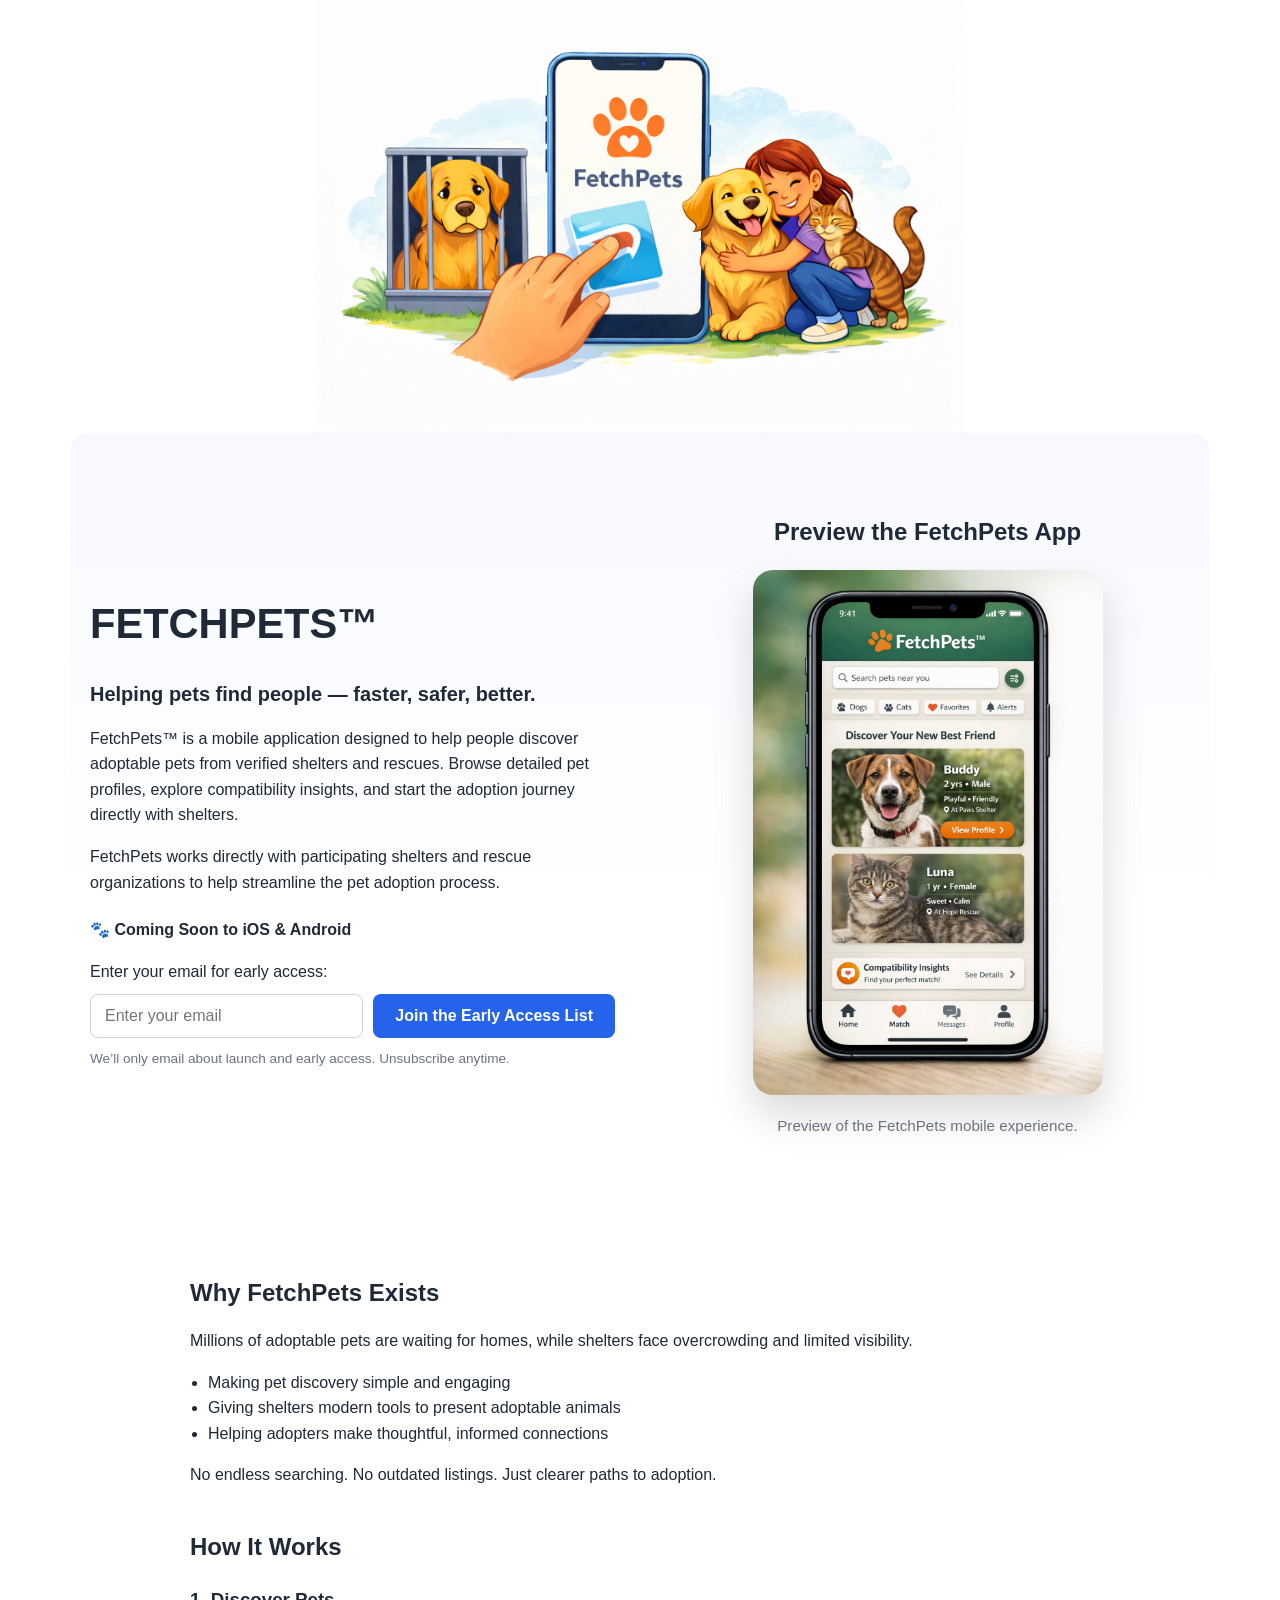
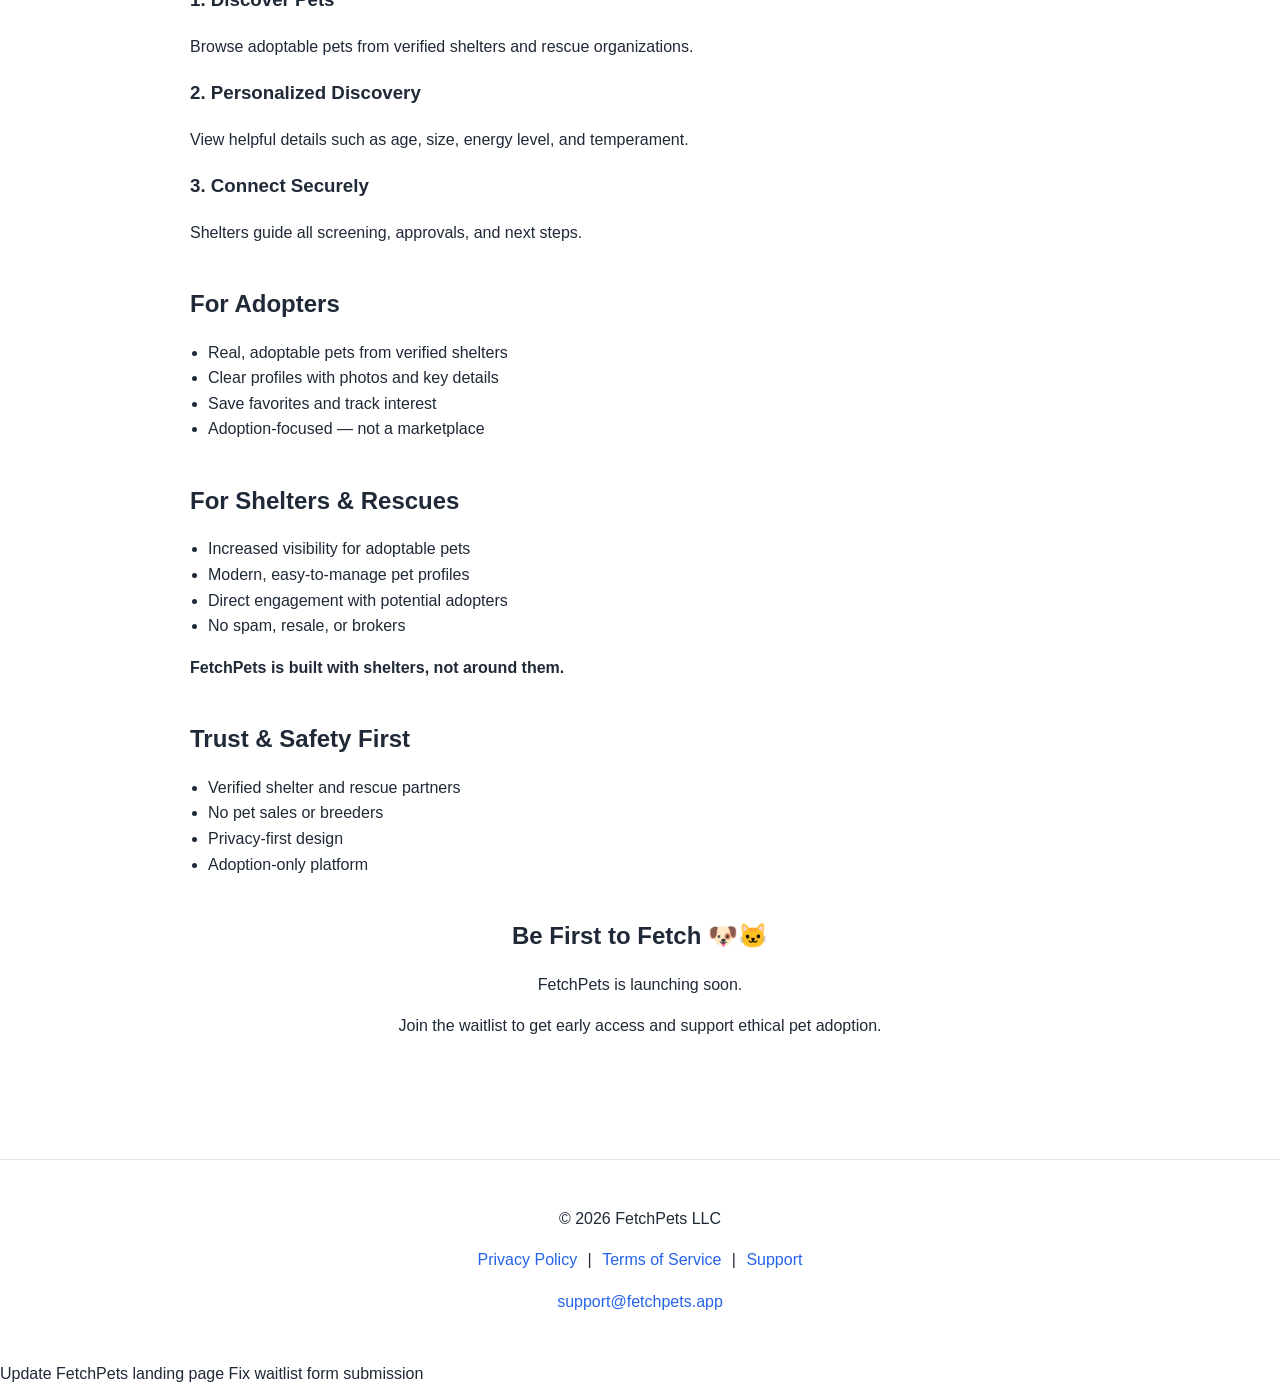
<file: index.html>
<!DOCTYPE html>
<html lang="en">
<head>
  <meta charset="UTF-8" />
  <meta name="viewport" content="width=device-width, initial-scale=1" />
  <title>FetchPets — Helping pets find people</title>
  <meta name="description" content="FetchPets is a mobile app that helps people discover adoptable pets from verified shelters and rescues." />
  <link rel="stylesheet" href="styles.css?v=2" />
</head>
<body>
  
<div class="hero-illustration">
  <img src="assets/hero.png" alt="FetchPets illustration showing pets finding homes">
</div>

<div class="hero">

  <div class="hero-text">
    <h1>FETCHPETS™</h1>

    <p class="tagline">Helping pets find people — faster, safer, better.</p>

    <p>
      FetchPets™ is a mobile application designed to help people discover adoptable pets from verified shelters and rescues. Browse detailed pet profiles, explore compatibility insights, and start the adoption journey directly with shelters.
    </p>

    <p>
      FetchPets works directly with participating shelters and rescue organizations to help streamline the pet adoption process.
    </p>

    <p class="coming-soon">🐾 Coming Soon to iOS &amp; Android</p>

    <p class="early-access-text">Enter your email for early access:</p>

<form class="early-access-form">
  <input
    id="waitlistEmail"
    type="email"
    placeholder="Enter your email"
    aria-label="Email address"
  >

  <button type="button" onclick="joinWaitlist()">
    Join the Early Access List
  </button>
</form>

<p class="email-note">
  We’ll only email about launch and early access. Unsubscribe anytime.
</p>
    
  </div>

  <div class="hero-image">
    <h2>Preview the FetchPets App</h2>
    <img src="assets/fetchpets-ui-mockup.png" alt="FetchPets mobile app preview">
    <p class="image-caption">Preview of the FetchPets mobile experience.</p>
  </div>

</div>

<script>
  function joinWaitlist() {
    const email = document.getElementById('waitlistEmail').value;
    if (!email) {
      alert('Please enter your email.');
      return;
    }
    window.location.href =
      'mailto:launch@fetchpets.app?subject=FetchPets Waitlist&body=Please add me to the FetchPets waitlist.%0D%0A%0D%0AEmail: ' +
      encodeURIComponent(email);
  }
</script>



<main>

<section>
  <h2>Why FetchPets Exists</h2>
  <p>
    Millions of adoptable pets are waiting for homes, while shelters face overcrowding and limited visibility.
  </p>
  <ul>
    <li>Making pet discovery simple and engaging</li>
    <li>Giving shelters modern tools to present adoptable animals</li>
    <li>Helping adopters make thoughtful, informed connections</li>
  </ul>
  <p>No endless searching. No outdated listings. Just clearer paths to adoption.</p>
</section>

<section>
  <h2>How It Works</h2>

  <h3>1. Discover Pets</h3>
  <p>Browse adoptable pets from verified shelters and rescue organizations.</p>

  <h3>2. Personalized Discovery</h3>
  <p>View helpful details such as age, size, energy level, and temperament.</p>

  <h3>3. Connect Securely</h3>
  <p>Shelters guide all screening, approvals, and next steps.</p>
</section>

<section>
  <h2>For Adopters</h2>
  <ul>
    <li>Real, adoptable pets from verified shelters</li>
    <li>Clear profiles with photos and key details</li>
    <li>Save favorites and track interest</li>
    <li>Adoption-focused — not a marketplace</li>
  </ul>
</section>

<section>
  <h2>For Shelters & Rescues</h2>
  <ul>
    <li>Increased visibility for adoptable pets</li>
    <li>Modern, easy-to-manage pet profiles</li>
    <li>Direct engagement with potential adopters</li>
    <li>No spam, resale, or brokers</li>
  </ul>
  <p><strong>FetchPets is built with shelters, not around them.</strong></p>
</section>

<section>
  <h2>Trust & Safety First</h2>
  <ul>
    <li>Verified shelter and rescue partners</li>
    <li>No pet sales or breeders</li>
    <li>Privacy-first design</li>
    <li>Adoption-only platform</li>
  </ul>
</section>

<section class="cta">
  <h2>Be First to Fetch 🐶🐱</h2>
  <p>FetchPets is launching soon.</p>
  <p>Join the waitlist to get early access and support ethical pet adoption.</p>
</section>

</main>

<footer>
<p>© 2026 FetchPets LLC</p>

<p>
<a href="/privacy.html">Privacy Policy</a> |
<a href="/terms.html">Terms of Service</a> |
<a href="/support.html">Support</a>
</p>

<p>
<a href="mailto:support@fetchpets.app">support@fetchpets.app</a>
</p>
</footer>
  
</body>
</html>
Update FetchPets landing page
Fix waitlist form submission
</file>
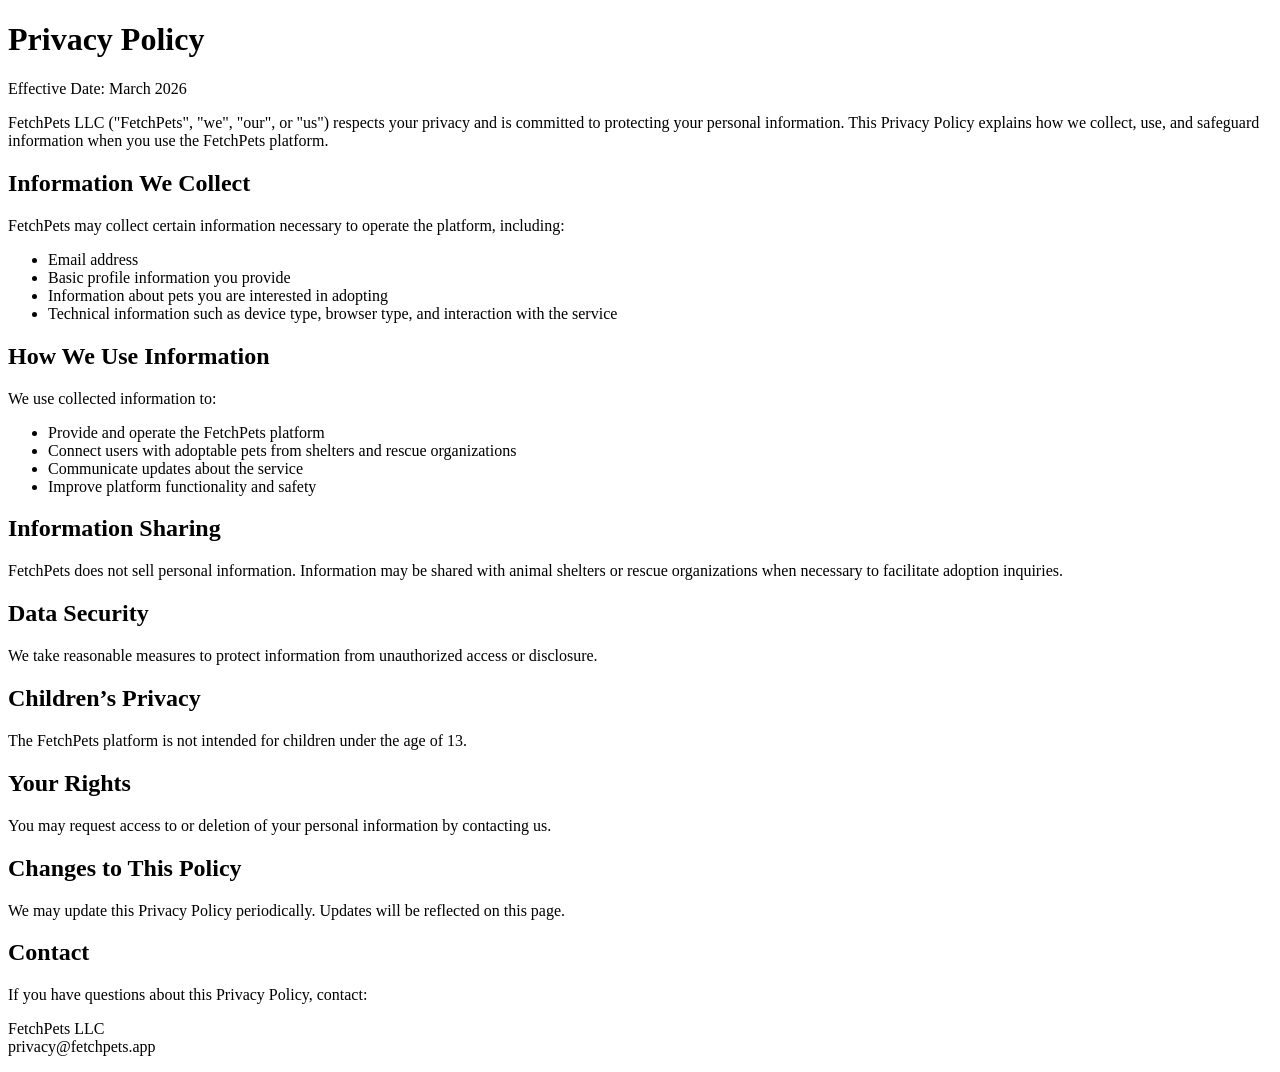
<file: privacy/index.html>
<!DOCTYPE html>
<html lang="en">
<head>
<meta charset="UTF-8">
<meta name="viewport" content="width=device-width, initial-scale=1.0">
<title>Privacy Policy – FetchPets</title>
</head>

<body>

<h1>Privacy Policy</h1>

<p>Effective Date: March 2026</p>

<p>FetchPets LLC ("FetchPets", "we", "our", or "us") respects your privacy and is committed to protecting your personal information. This Privacy Policy explains how we collect, use, and safeguard information when you use the FetchPets platform.</p>

<h2>Information We Collect</h2>

<p>FetchPets may collect certain information necessary to operate the platform, including:</p>

<ul>
<li>Email address</li>
<li>Basic profile information you provide</li>
<li>Information about pets you are interested in adopting</li>
<li>Technical information such as device type, browser type, and interaction with the service</li>
</ul>

<h2>How We Use Information</h2>

<p>We use collected information to:</p>

<ul>
<li>Provide and operate the FetchPets platform</li>
<li>Connect users with adoptable pets from shelters and rescue organizations</li>
<li>Communicate updates about the service</li>
<li>Improve platform functionality and safety</li>
</ul>

<h2>Information Sharing</h2>

<p>FetchPets does not sell personal information. Information may be shared with animal shelters or rescue organizations when necessary to facilitate adoption inquiries.</p>

<h2>Data Security</h2>

<p>We take reasonable measures to protect information from unauthorized access or disclosure.</p>

<h2>Children’s Privacy</h2>

<p>The FetchPets platform is not intended for children under the age of 13.</p>

<h2>Your Rights</h2>

<p>You may request access to or deletion of your personal information by contacting us.</p>

<h2>Changes to This Policy</h2>

<p>We may update this Privacy Policy periodically. Updates will be reflected on this page.</p>

<h2>Contact</h2>

<p>If you have questions about this Privacy Policy, contact:</p>

<p>
FetchPets LLC<br>
privacy@fetchpets.app
</p>

</body>
</html>
</file>
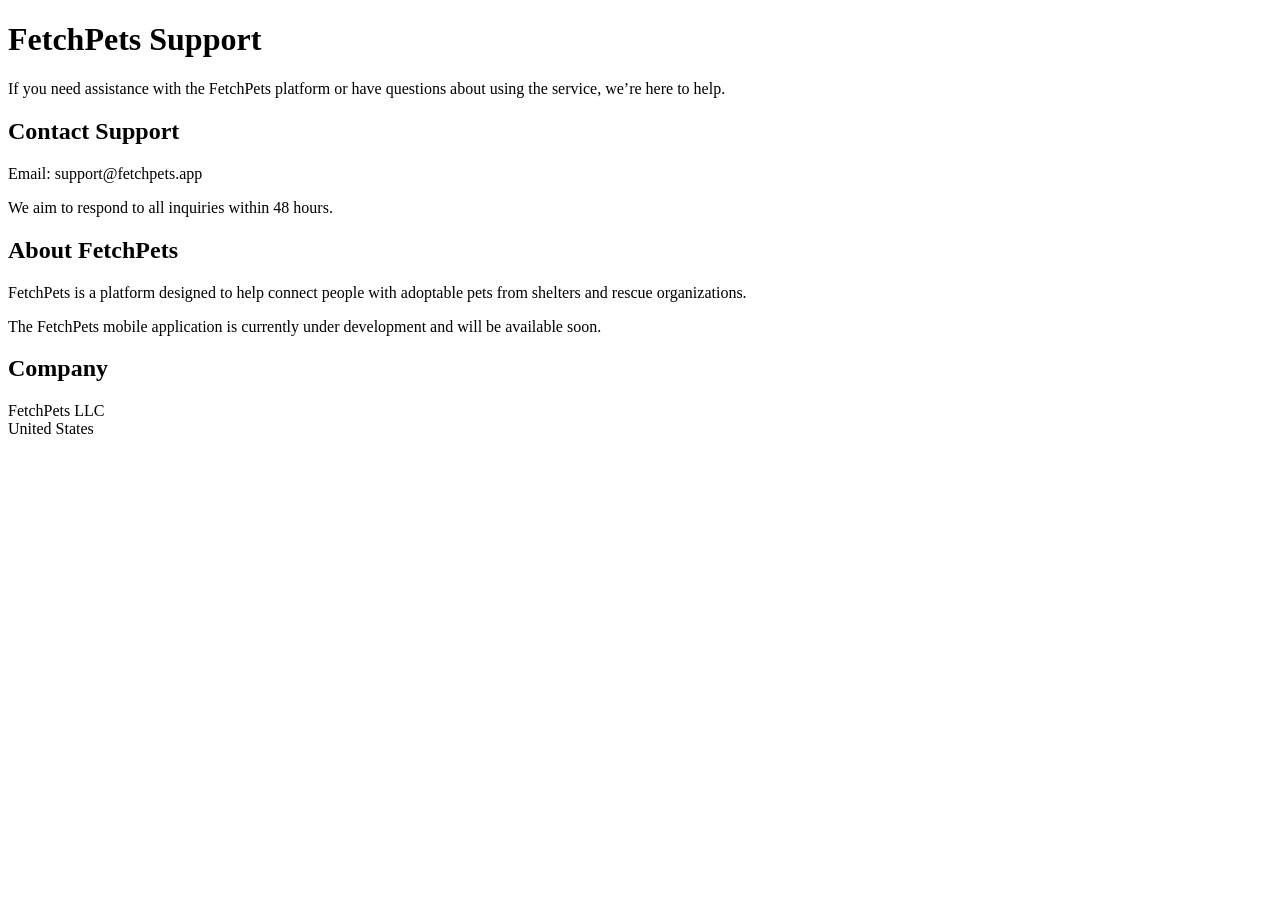
<file: support/index.html>
<!DOCTYPE html>
<html lang="en">
<head>
<meta charset="UTF-8">
<meta name="viewport" content="width=device-width, initial-scale=1.0">
<title>FetchPets Support</title>
</head>

<body>

<h1>FetchPets Support</h1>

<p>If you need assistance with the FetchPets platform or have questions about using the service, we’re here to help.</p>

<h2>Contact Support</h2>

<p>Email: support@fetchpets.app</p>

<p>We aim to respond to all inquiries within 48 hours.</p>

<h2>About FetchPets</h2>

<p>FetchPets is a platform designed to help connect people with adoptable pets from shelters and rescue organizations.</p>

<p>The FetchPets mobile application is currently under development and will be available soon.</p>

<h2>Company</h2>

<p>
FetchPets LLC<br>
United States
</p>

</body>
</html>
</file>
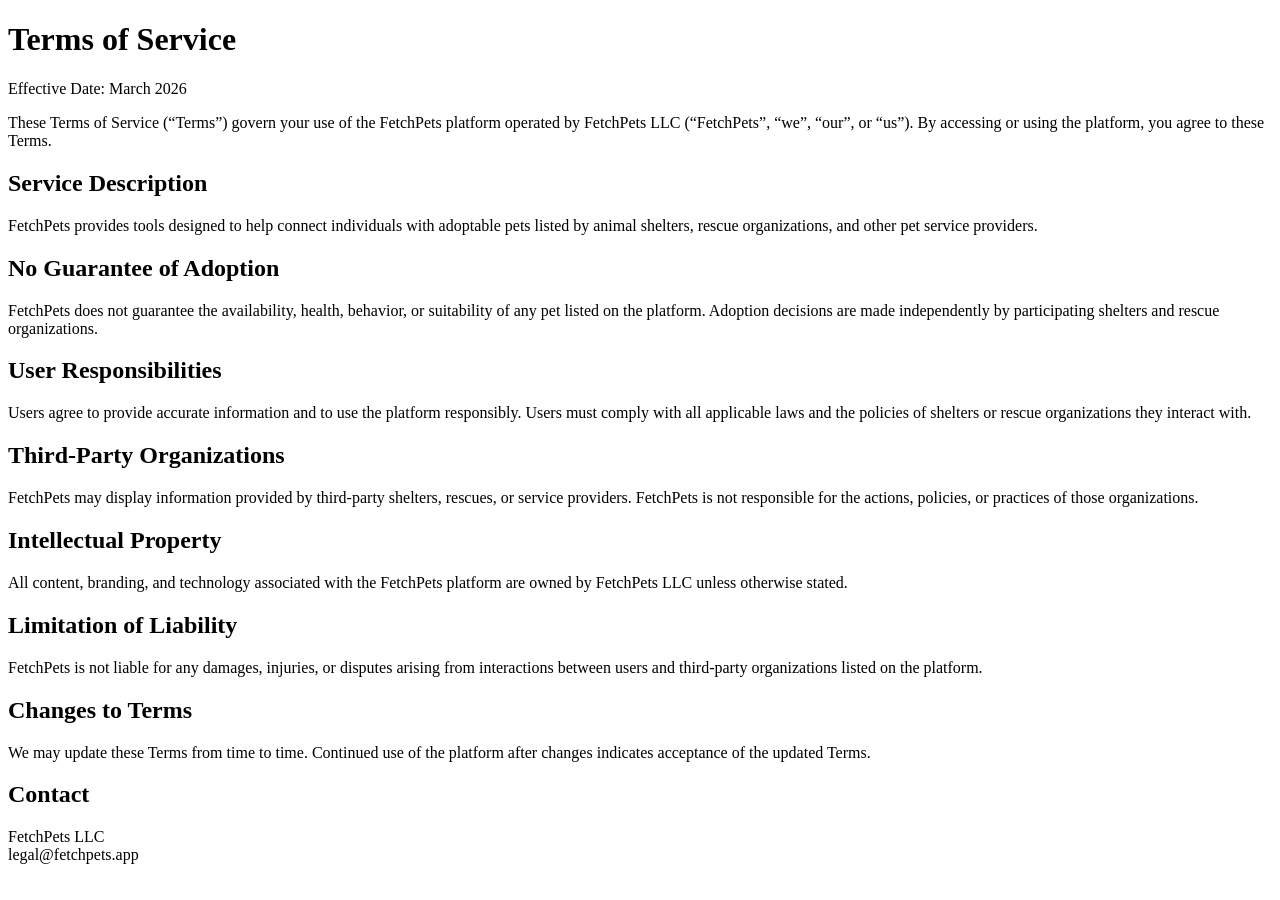
<file: terms/index.html>
<!DOCTYPE html>
<html lang="en">
<head>
<meta charset="UTF-8">
<meta name="viewport" content="width=device-width, initial-scale=1.0">
<title>Terms of Service – FetchPets</title>
</head>

<body>

<h1>Terms of Service</h1>

<p>Effective Date: March 2026</p>

<p>These Terms of Service (“Terms”) govern your use of the FetchPets platform operated by FetchPets LLC (“FetchPets”, “we”, “our”, or “us”). By accessing or using the platform, you agree to these Terms.</p>

<h2>Service Description</h2>

<p>FetchPets provides tools designed to help connect individuals with adoptable pets listed by animal shelters, rescue organizations, and other pet service providers.</p>

<h2>No Guarantee of Adoption</h2>

<p>FetchPets does not guarantee the availability, health, behavior, or suitability of any pet listed on the platform. Adoption decisions are made independently by participating shelters and rescue organizations.</p>

<h2>User Responsibilities</h2>

<p>Users agree to provide accurate information and to use the platform responsibly. Users must comply with all applicable laws and the policies of shelters or rescue organizations they interact with.</p>

<h2>Third-Party Organizations</h2>

<p>FetchPets may display information provided by third-party shelters, rescues, or service providers. FetchPets is not responsible for the actions, policies, or practices of those organizations.</p>

<h2>Intellectual Property</h2>

<p>All content, branding, and technology associated with the FetchPets platform are owned by FetchPets LLC unless otherwise stated.</p>

<h2>Limitation of Liability</h2>

<p>FetchPets is not liable for any damages, injuries, or disputes arising from interactions between users and third-party organizations listed on the platform.</p>

<h2>Changes to Terms</h2>

<p>We may update these Terms from time to time. Continued use of the platform after changes indicates acceptance of the updated Terms.</p>

<h2>Contact</h2>

<p>
FetchPets LLC<br>
legal@fetchpets.app
</p>

</body>
</html>
</file>
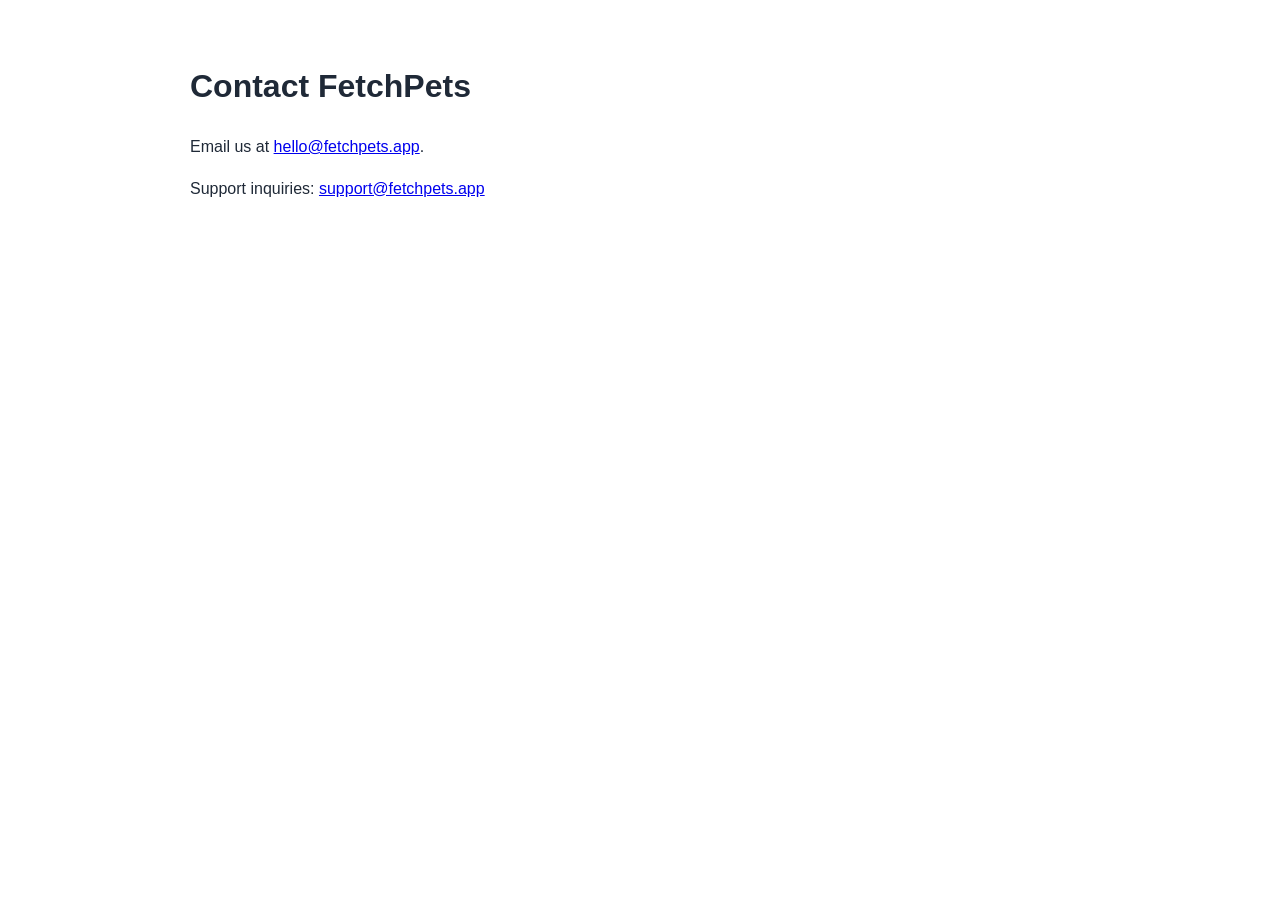
<file: contact.html>
<!DOCTYPE html>
<html lang="en">
<head>
  <meta charset="UTF-8" />
  <title>Contact — FetchPets</title>
  <link rel="stylesheet" href="styles.css" />
</head>
<body>
<main>
<h1>Contact FetchPets</h1>

<p>Email us at <a href="mailto:hello@fetchpets.app">hello@fetchpets.app</a>.</p>

<p>Support inquiries: <a href="mailto:support@fetchpets.app">support@fetchpets.app</a></p>

</main>
</body>
</html>
</file>
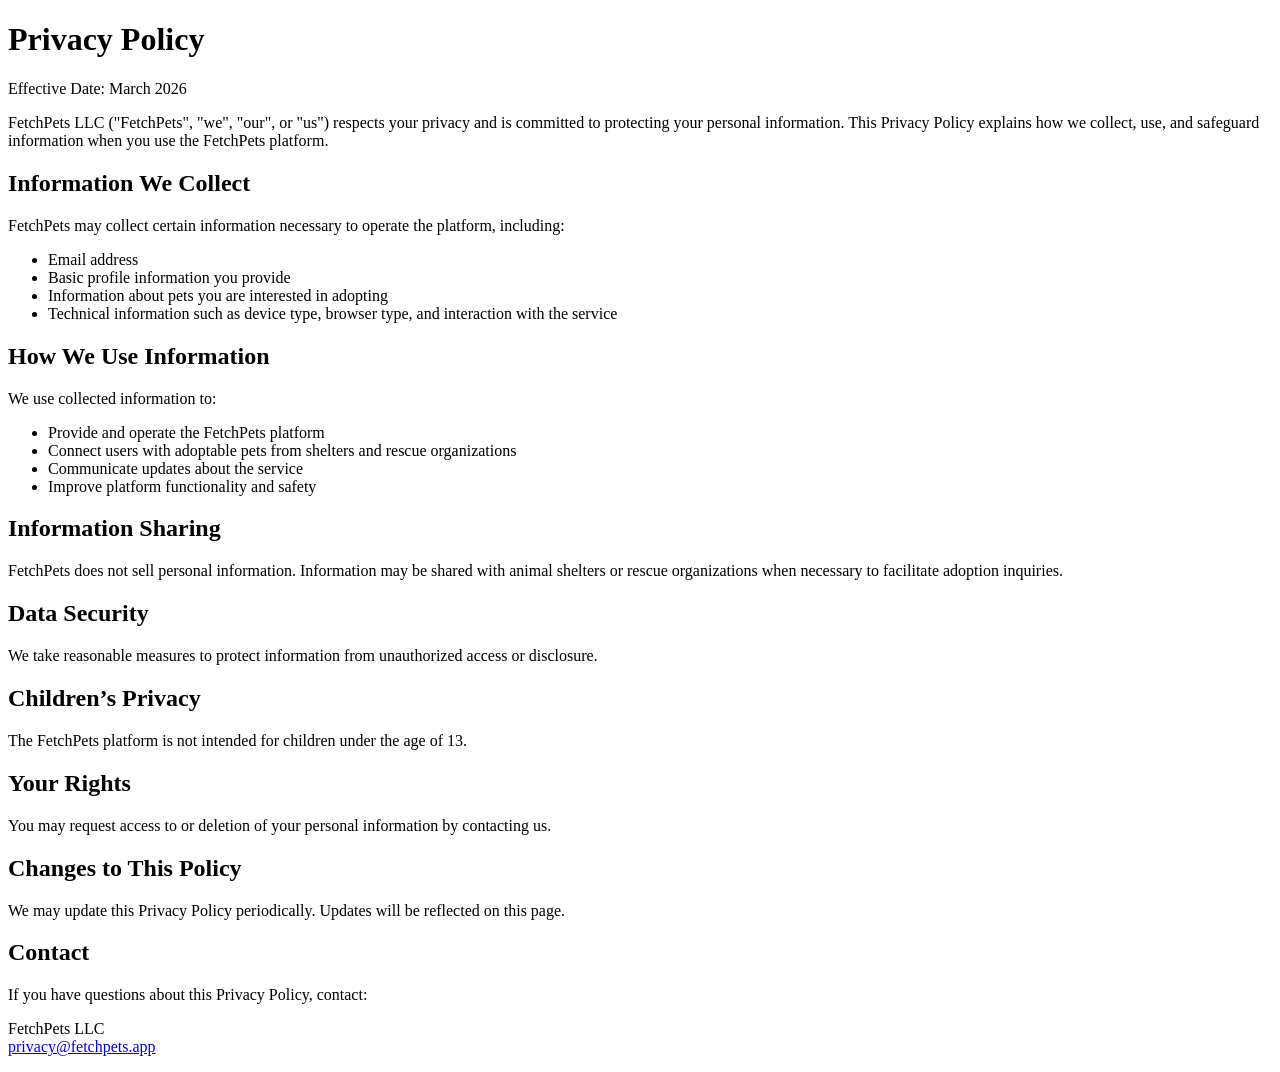
<file: privacy.html>
<!DOCTYPE html>
<html lang="en">
<head>
<meta charset="UTF-8">
<meta name="viewport" content="width=device-width, initial-scale=1.0">
<title>Privacy Policy – FetchPets</title>
</head>

<body>

<h1>Privacy Policy</h1>

<p>Effective Date: March 2026</p>

<p>FetchPets LLC ("FetchPets", "we", "our", or "us") respects your privacy and is committed to protecting your personal information. This Privacy Policy explains how we collect, use, and safeguard information when you use the FetchPets platform.</p>

<h2>Information We Collect</h2>

<p>FetchPets may collect certain information necessary to operate the platform, including:</p>

<ul>
<li>Email address</li>
<li>Basic profile information you provide</li>
<li>Information about pets you are interested in adopting</li>
<li>Technical information such as device type, browser type, and interaction with the service</li>
</ul>

<h2>How We Use Information</h2>

<p>We use collected information to:</p>

<ul>
<li>Provide and operate the FetchPets platform</li>
<li>Connect users with adoptable pets from shelters and rescue organizations</li>
<li>Communicate updates about the service</li>
<li>Improve platform functionality and safety</li>
</ul>

<h2>Information Sharing</h2>

<p>FetchPets does not sell personal information. Information may be shared with animal shelters or rescue organizations when necessary to facilitate adoption inquiries.</p>

<h2>Data Security</h2>

<p>We take reasonable measures to protect information from unauthorized access or disclosure.</p>

<h2>Children’s Privacy</h2>

<p>The FetchPets platform is not intended for children under the age of 13.</p>

<h2>Your Rights</h2>

<p>You may request access to or deletion of your personal information by contacting us.</p>

<h2>Changes to This Policy</h2>

<p>We may update this Privacy Policy periodically. Updates will be reflected on this page.</p>

<h2>Contact</h2>

<p>If you have questions about this Privacy Policy, contact:</p>

<p>
FetchPets LLC<br>
<a href="mailto:privacy@fetchpets.app">privacy@fetchpets.app</a>
</p>

</body>
</html>
</file>
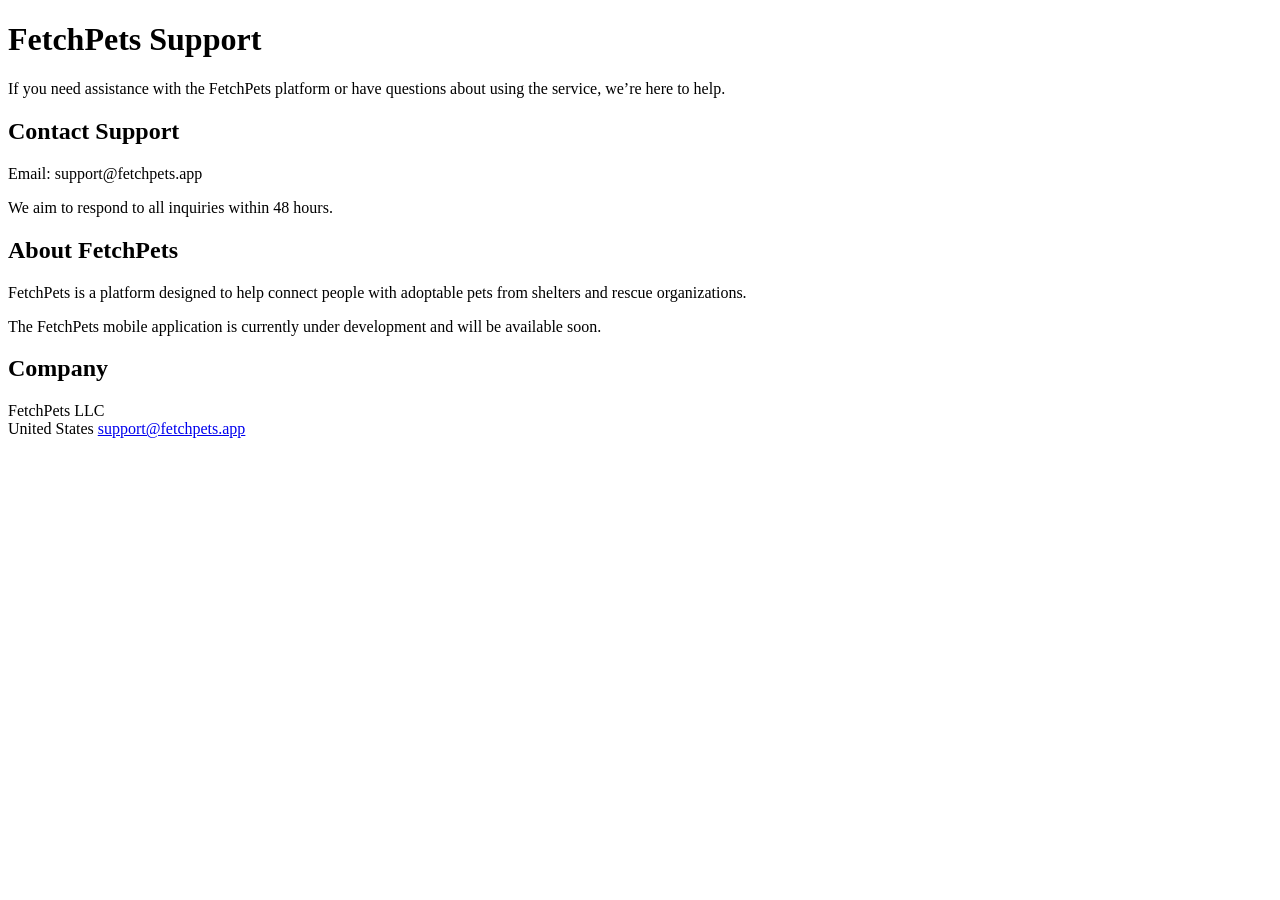
<file: support.html>
<!DOCTYPE html>
<html lang="en">
<head>
<meta charset="UTF-8">
<meta name="viewport" content="width=device-width, initial-scale=1.0">
<title>FetchPets Support</title>
</head>

<body>

<h1>FetchPets Support</h1>

<p>If you need assistance with the FetchPets platform or have questions about using the service, we’re here to help.</p>

<h2>Contact Support</h2>

<p>Email: support@fetchpets.app</p>

<p>We aim to respond to all inquiries within 48 hours.</p>

<h2>About FetchPets</h2>

<p>FetchPets is a platform designed to help connect people with adoptable pets from shelters and rescue organizations.</p>

<p>The FetchPets mobile application is currently under development and will be available soon.</p>

<h2>Company</h2>

<p>
FetchPets LLC<br>
United States
  <a href="mailto:support@fetchpets.app">support@fetchpets.app</a>
</p>

</body>
</html>
</file>
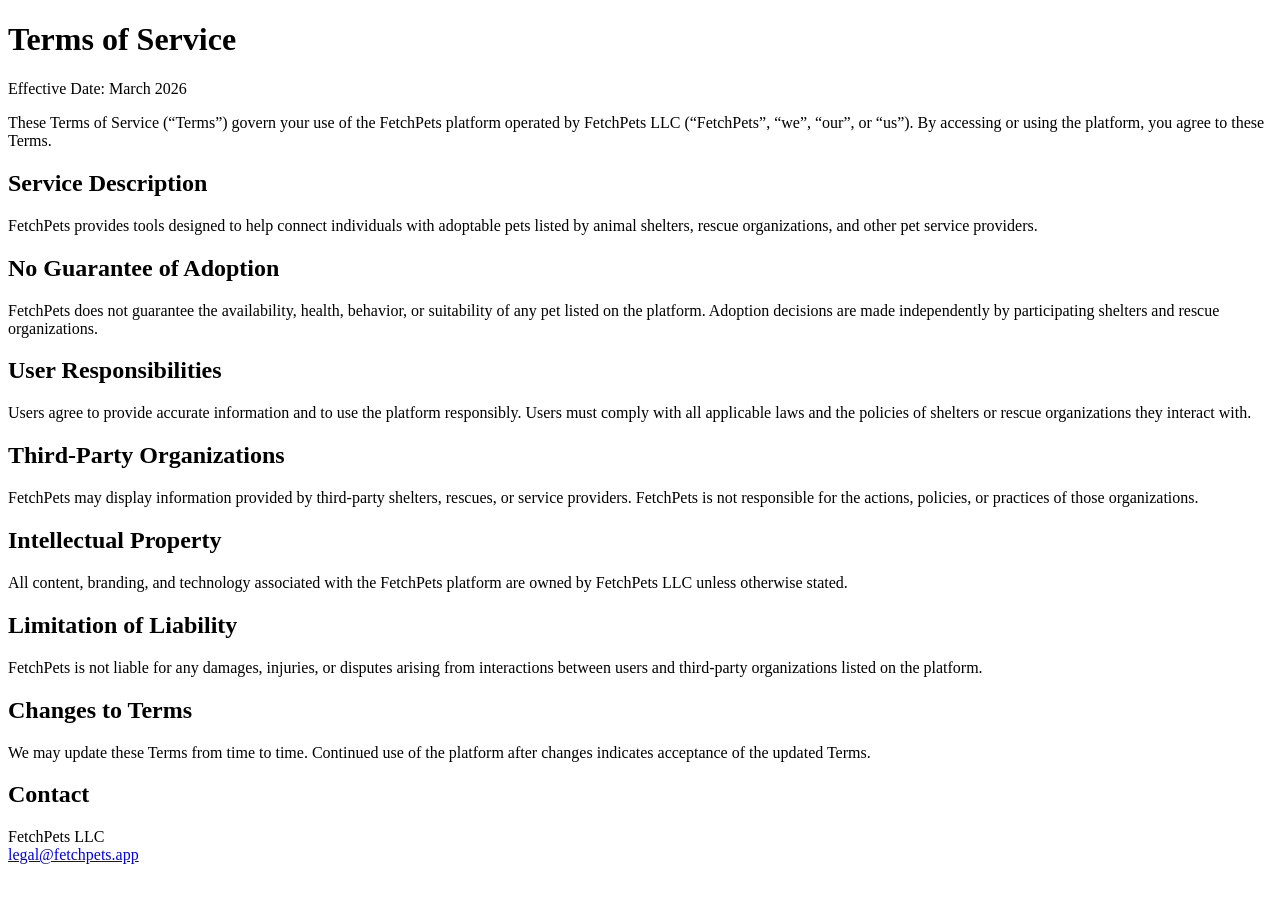
<file: terms.html>
<!DOCTYPE html>
<html lang="en">
<head>
<meta charset="UTF-8">
<meta name="viewport" content="width=device-width, initial-scale=1.0">
<title>Terms of Service – FetchPets</title>
</head>

<body>

<h1>Terms of Service</h1>

<p>Effective Date: March 2026</p>

<p>These Terms of Service (“Terms”) govern your use of the FetchPets platform operated by FetchPets LLC (“FetchPets”, “we”, “our”, or “us”). By accessing or using the platform, you agree to these Terms.</p>

<h2>Service Description</h2>

<p>FetchPets provides tools designed to help connect individuals with adoptable pets listed by animal shelters, rescue organizations, and other pet service providers.</p>

<h2>No Guarantee of Adoption</h2>

<p>FetchPets does not guarantee the availability, health, behavior, or suitability of any pet listed on the platform. Adoption decisions are made independently by participating shelters and rescue organizations.</p>

<h2>User Responsibilities</h2>

<p>Users agree to provide accurate information and to use the platform responsibly. Users must comply with all applicable laws and the policies of shelters or rescue organizations they interact with.</p>

<h2>Third-Party Organizations</h2>

<p>FetchPets may display information provided by third-party shelters, rescues, or service providers. FetchPets is not responsible for the actions, policies, or practices of those organizations.</p>

<h2>Intellectual Property</h2>

<p>All content, branding, and technology associated with the FetchPets platform are owned by FetchPets LLC unless otherwise stated.</p>

<h2>Limitation of Liability</h2>

<p>FetchPets is not liable for any damages, injuries, or disputes arising from interactions between users and third-party organizations listed on the platform.</p>

<h2>Changes to Terms</h2>

<p>We may update these Terms from time to time. Continued use of the platform after changes indicates acceptance of the updated Terms.</p>

<h2>Contact</h2>

<p>
FetchPets LLC<br>
<a href="mailto:legal@fetchpets.app">legal@fetchpets.app</a>
</p>

</body>
</html>
</file>
<file: styles.css>
/* ================================
   Global styles
================================ */

body {
  margin: 0;
  font-family: -apple-system, BlinkMacSystemFont, "Segoe UI", Roboto, Arial, sans-serif;
  color: #1f2937;
  background: #ffffff;
  line-height: 1.6;
}

/* ================================
   Hero Illustration (top banner)
================================ */

.hero-illustration img {
  max-width: 650px;
  width: 100%;
  height: auto;
  display: block;
  margin: 0 auto;
}

/* ================================
   Hero Section
================================ */

.hero {
  display: flex;
  align-items: center;
  justify-content: center;
  gap: 50px;

  max-width: 1100px;
  margin: 0 auto;
  padding: 60px 20px;

  flex-wrap: wrap;

  /* soft gradient background */
  background: linear-gradient(
    180deg,
    rgba(245, 247, 255, 0.8) 0%,
    rgba(255, 255, 255, 1) 60%
  );
  border-radius: 20px;
}

/* ================================
   Hero Text
================================ */

.hero-text {
  flex: 1;
  min-width: 280px;
}

.hero-text h1 {
  font-size: 2.6rem;
  margin-bottom: 12px;
}

.tagline {
  font-size: 1.25rem;
  font-weight: 600;
  margin-bottom: 16px;
}

.coming-soon {
  font-weight: 600;
  margin: 22px 0 16px;
}

.early-access-text {
  margin-bottom: 10px;
}

/* ================================
   Email signup form
================================ */

.early-access-form {
  display: flex;
  flex-wrap: wrap;
  gap: 10px;
}

.early-access-form input[type="email"] {
  flex: 1;
  min-width: 240px;

  padding: 12px 14px;
  font-size: 1rem;

  border: 1px solid #d1d5db;
  border-radius: 8px;
}

.early-access-form button {
  padding: 12px 22px;

  font-size: 1rem;
  font-weight: 600;

  border: none;
  border-radius: 8px;

  background: #2563eb;
  color: white;

  cursor: pointer;
  transition: background 0.2s ease;
}

.early-access-form button:hover {
  background: #1d4ed8;
}

.email-note {
  font-size: 0.85rem;
  color: #6b7280;
  margin-top: 10px;
}

/* ================================
   Phone UI preview
================================ */

.hero-image {
  flex: 1;
  min-width: 280px;
  text-align: center;
}

.hero-image h2 {
  margin-bottom: 18px;
}

/* floating animation */

@keyframes floatPhone {
  0% {
    transform: translateY(0px);
  }
  50% {
    transform: translateY(-8px);
  }
  100% {
    transform: translateY(0px);
  }
}

.hero-image img {
  max-width: 350px;
  width: 100%;

  border-radius: 20px;

  box-shadow: 0 20px 40px rgba(0, 0, 0, 0.15);

  animation: floatPhone 6s ease-in-out infinite;
}

.image-caption {
  margin-top: 12px;
  font-size: 0.95rem;
  color: #6b7280;
}

/* ================================
   Main content
================================ */

main {
  max-width: 900px;
  margin: auto;
  padding: 40px 20px;
}

section {
  margin-bottom: 40px;
}

section h2 {
  margin-bottom: 12px;
}

section ul {
  padding-left: 18px;
}

/* ================================
   CTA section
================================ */

.cta {
  text-align: center;
}

/* ================================
   Footer
================================ */

footer {
  text-align: center;
  padding: 30px 20px;
  border-top: 1px solid #e5e7eb;
  margin-top: 40px;
}

footer a {
  color: #2563eb;
  text-decoration: none;
  margin: 0 6px;
}

footer a:hover {
  text-decoration: underline;
}

/* ================================
   Mobile responsive
================================ */

@media (max-width: 768px) {

  .hero {
    padding: 40px 20px;
  }

  .hero-text h1 {
    font-size: 2.2rem;
  }

  .hero-image img {
    max-width: 280px;
  }

}
</file>
